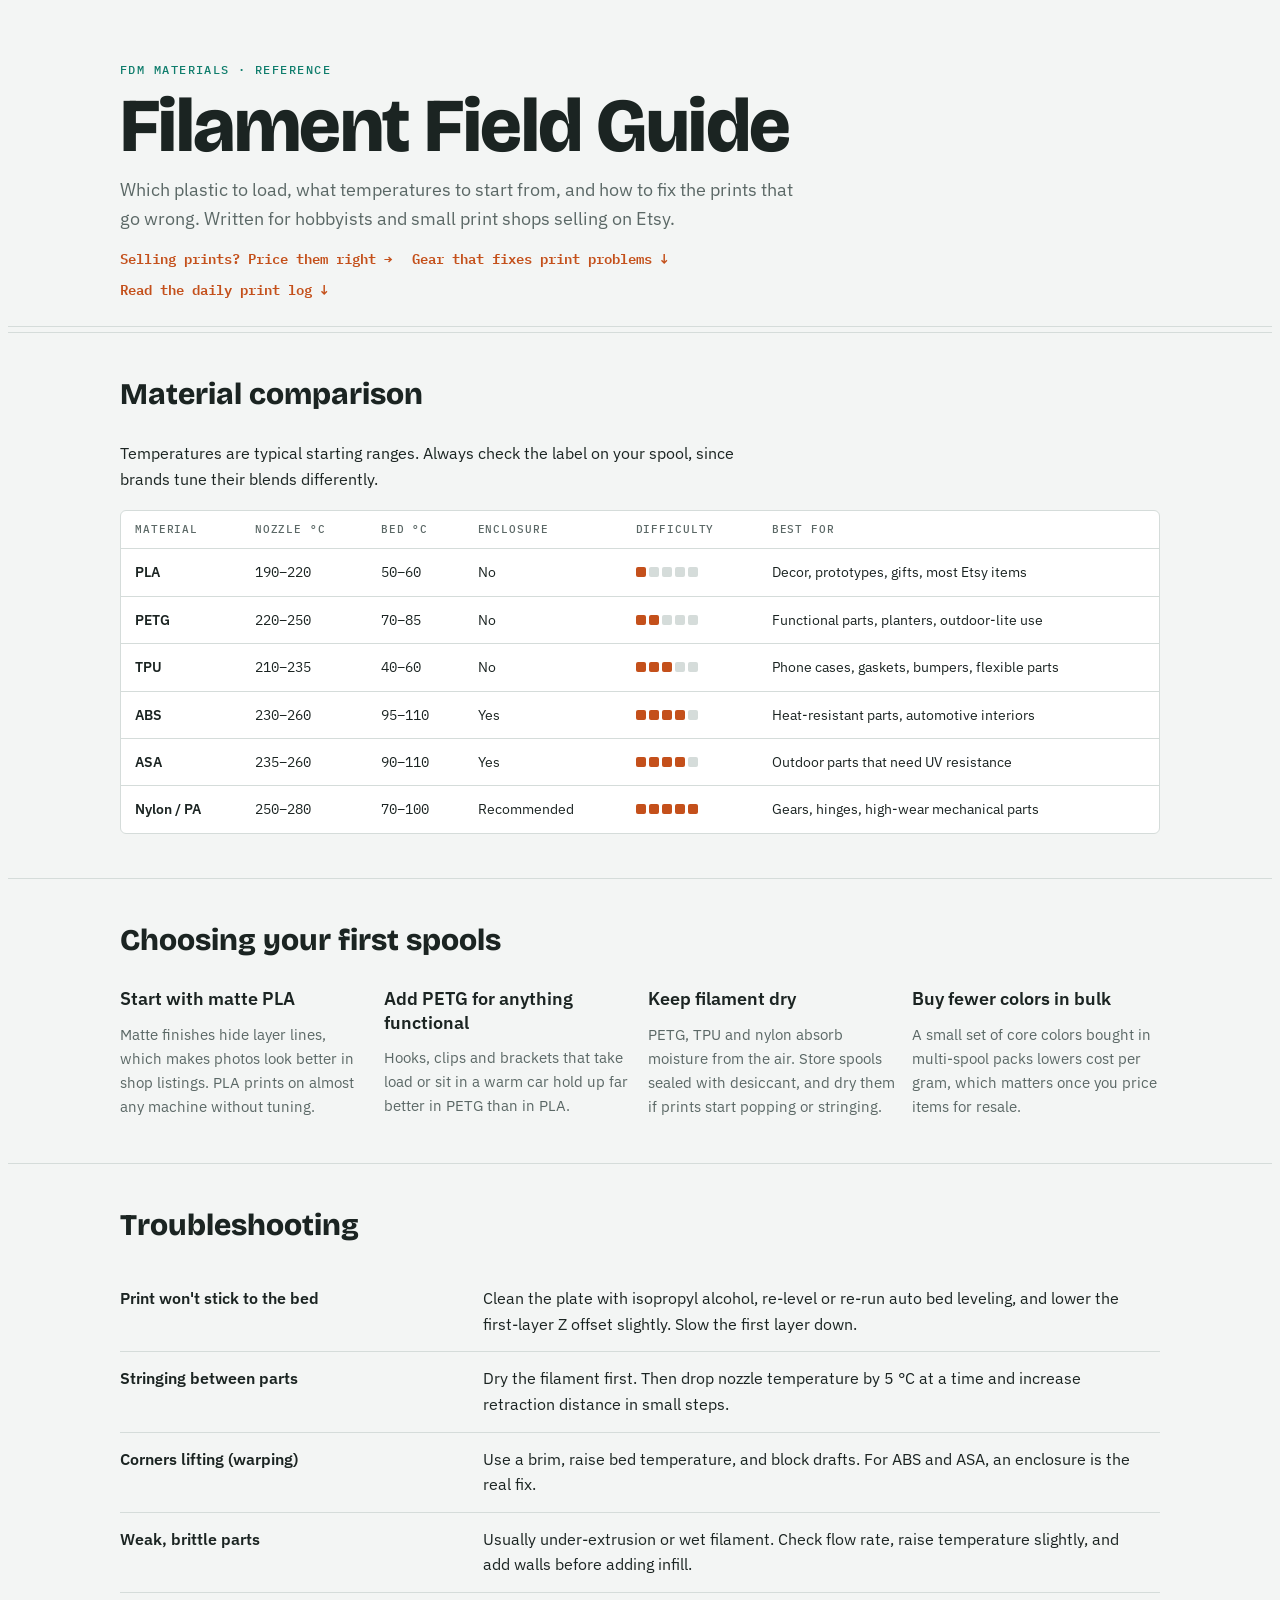
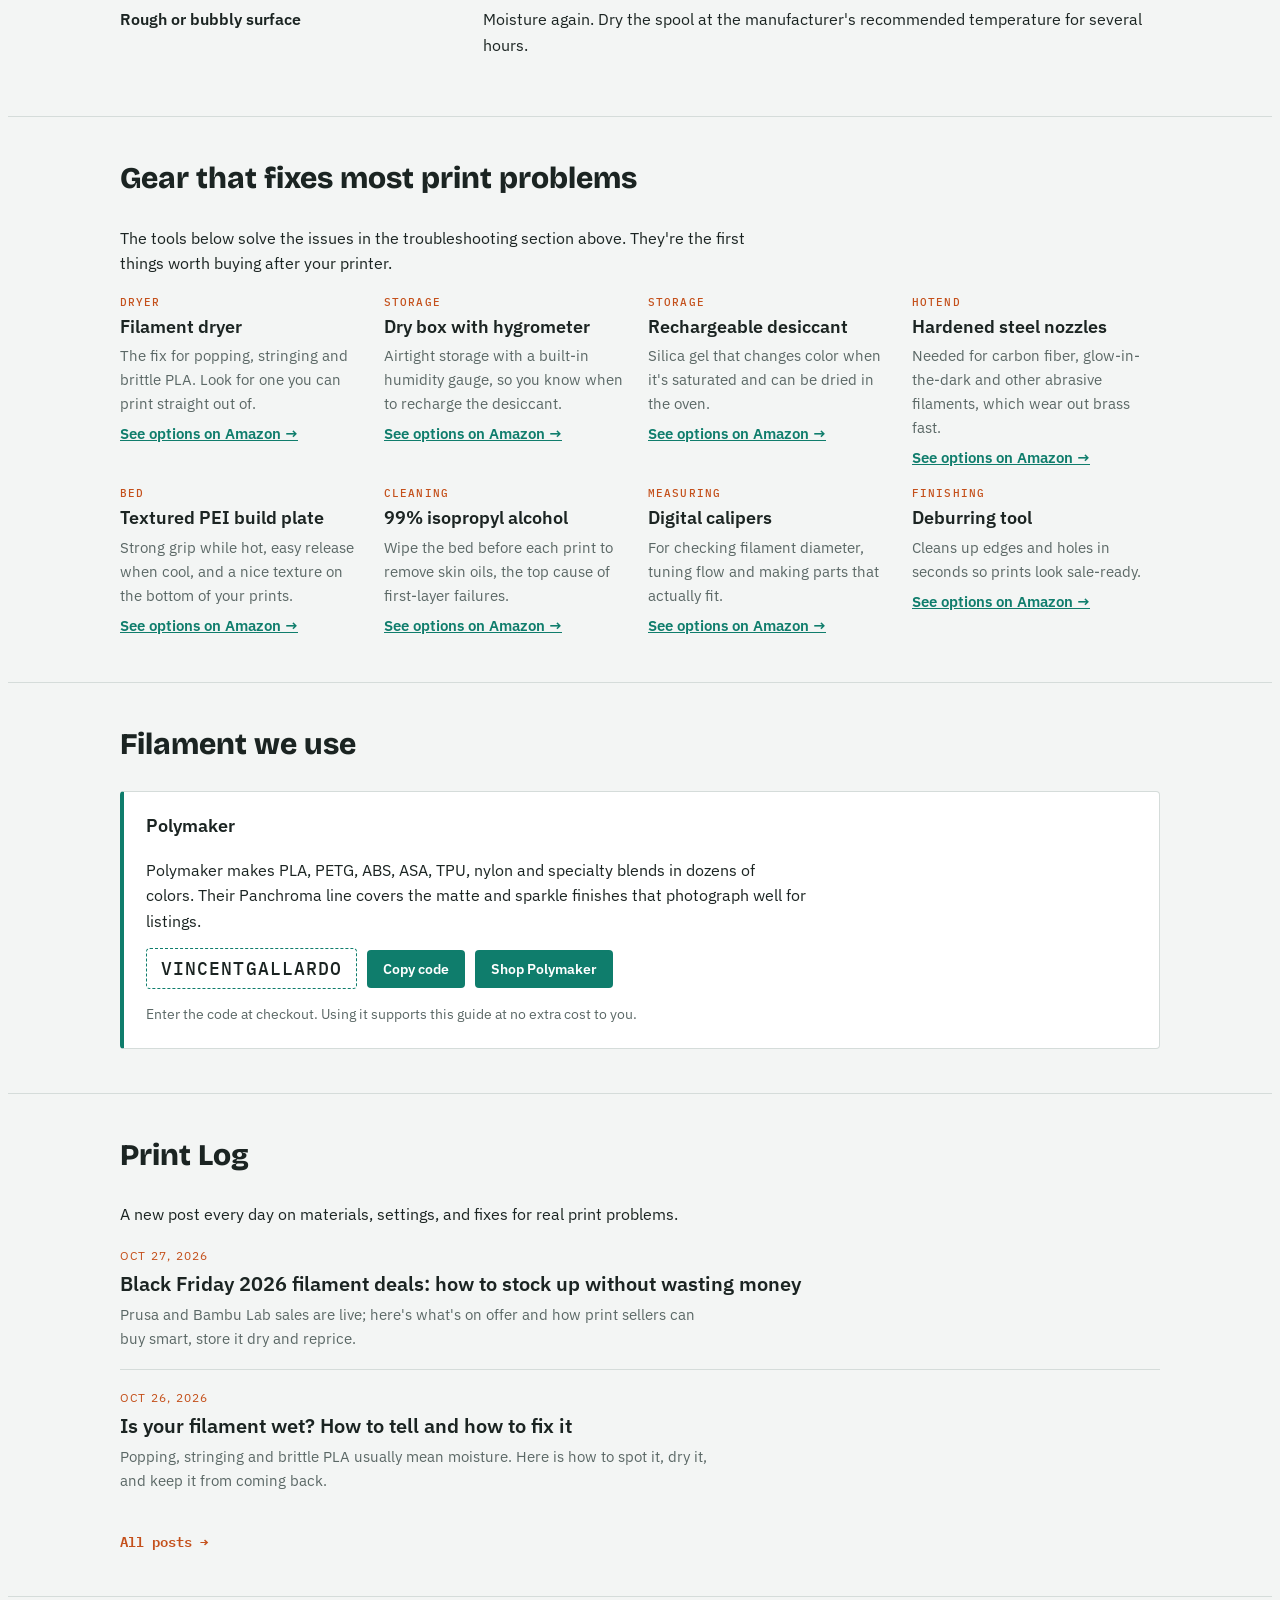
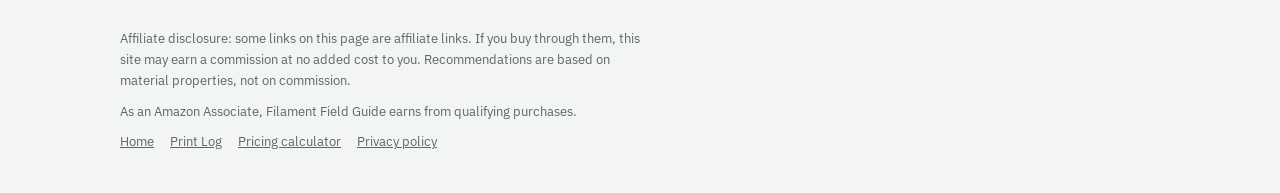
<file: index.html>
<!doctype html>
<html lang="en">
<head>
<meta charset="utf-8">
<meta name="viewport" content="width=device-width,initial-scale=1,viewport-fit=cover">
<title>Filament Field Guide</title>
<meta name="description" content="3D printing filament guide: print temperatures for PLA, PETG, TPU, ABS, ASA and nylon, troubleshooting, and a daily print log.">
<meta property="og:title" content="Filament Field Guide">
<meta property="og:description" content="Print temperatures for six filaments, fixes for failed prints, and a daily print log.">
<meta property="og:type" content="website">
<meta property="og:url" content="https://vtg0989-sudo.github.io/filament-field-guide/">
<meta property="og:image" content="https://vtg0989-sudo.github.io/filament-field-guide/og.png">
<meta name="twitter:card" content="summary_large_image">
<meta name="twitter:image" content="https://vtg0989-sudo.github.io/filament-field-guide/og.png">
<script async src="https://pagead2.googlesyndication.com/pagead/js/adsbygoogle.js?client=ca-pub-4798121032462529" crossorigin="anonymous"></script>
<link rel="stylesheet" href="https://fonts.googleapis.com/css2?family=Bricolage+Grotesque:opsz,wght@12..96,500;12..96,800&family=IBM+Plex+Sans:wght@400;600&family=IBM+Plex+Mono:wght@400;500&display=swap">
<link rel="stylesheet" href="style.css?v=3">
</head>
<body>
<header><div class="wrap">
  <span class="eyebrow">FDM materials · reference</span>
  <h1>Filament Field Guide</h1>
  <p class="lede">Which plastic to load, what temperatures to start from, and how to fix the prints that go wrong. Written for hobbyists and small print shops selling on Etsy.</p>
  <p style="display:flex;flex-wrap:wrap;gap:8px 20px;margin:0"><a class="jump" href="pricing-calculator/">Selling prints? Price them right →</a> <a class="jump" href="#gear">Gear that fixes print problems ↓</a> <a class="jump" href="#blog">Read the daily print log ↓</a></p>
</div></header>

<section><div class="wrap">
  <h2>Material comparison</h2>
  <p>Temperatures are typical starting ranges. Always check the label on your spool, since brands tune their blends differently.</p>
  <div class="table-scroll"><table>
    <thead><tr><th>Material</th><th>Nozzle °C</th><th>Bed °C</th><th>Enclosure</th><th>Difficulty</th><th>Best for</th></tr></thead>
    <tbody>
      <tr><td class="mat">PLA</td><td class="num">190–220</td><td class="num">50–60</td><td>No</td><td><span class="diff" aria-label="1 of 5"><i class="on"></i><i></i><i></i><i></i><i></i></span></td><td>Decor, prototypes, gifts, most Etsy items</td></tr>
      <tr><td class="mat">PETG</td><td class="num">220–250</td><td class="num">70–85</td><td>No</td><td><span class="diff" aria-label="2 of 5"><i class="on"></i><i class="on"></i><i></i><i></i><i></i></span></td><td>Functional parts, planters, outdoor-lite use</td></tr>
      <tr><td class="mat">TPU</td><td class="num">210–235</td><td class="num">40–60</td><td>No</td><td><span class="diff" aria-label="3 of 5"><i class="on"></i><i class="on"></i><i class="on"></i><i></i><i></i></span></td><td>Phone cases, gaskets, bumpers, flexible parts</td></tr>
      <tr><td class="mat">ABS</td><td class="num">230–260</td><td class="num">95–110</td><td>Yes</td><td><span class="diff" aria-label="4 of 5"><i class="on"></i><i class="on"></i><i class="on"></i><i class="on"></i><i></i></span></td><td>Heat-resistant parts, automotive interiors</td></tr>
      <tr><td class="mat">ASA</td><td class="num">235–260</td><td class="num">90–110</td><td>Yes</td><td><span class="diff" aria-label="4 of 5"><i class="on"></i><i class="on"></i><i class="on"></i><i class="on"></i><i></i></span></td><td>Outdoor parts that need UV resistance</td></tr>
      <tr><td class="mat">Nylon / PA</td><td class="num">250–280</td><td class="num">70–100</td><td>Recommended</td><td><span class="diff" aria-label="5 of 5"><i class="on"></i><i class="on"></i><i class="on"></i><i class="on"></i><i class="on"></i></span></td><td>Gears, hinges, high-wear mechanical parts</td></tr>
    </tbody>
  </table></div>
</div></section>

<section><div class="wrap">
  <h2>Choosing your first spools</h2>
  <div class="grid">
    <div class="cell"><h3>Start with matte PLA</h3><p>Matte finishes hide layer lines, which makes photos look better in shop listings. PLA prints on almost any machine without tuning.</p></div>
    <div class="cell"><h3>Add PETG for anything functional</h3><p>Hooks, clips and brackets that take load or sit in a warm car hold up far better in PETG than in PLA.</p></div>
    <div class="cell"><h3>Keep filament dry</h3><p>PETG, TPU and nylon absorb moisture from the air. Store spools sealed with desiccant, and dry them if prints start popping or stringing.</p></div>
    <div class="cell"><h3>Buy fewer colors in bulk</h3><p>A small set of core colors bought in multi-spool packs lowers cost per gram, which matters once you price items for resale.</p></div>
  </div>
</div></section>

<section><div class="wrap">
  <h2>Troubleshooting</h2>
  <div>
    <div class="fix"><b>Print won't stick to the bed</b><p>Clean the plate with isopropyl alcohol, re-level or re-run auto bed leveling, and lower the first-layer Z offset slightly. Slow the first layer down.</p></div>
    <div class="fix"><b>Stringing between parts</b><p>Dry the filament first. Then drop nozzle temperature by 5 °C at a time and increase retraction distance in small steps.</p></div>
    <div class="fix"><b>Corners lifting (warping)</b><p>Use a brim, raise bed temperature, and block drafts. For ABS and ASA, an enclosure is the real fix.</p></div>
    <div class="fix"><b>Weak, brittle parts</b><p>Usually under-extrusion or wet filament. Check flow rate, raise temperature slightly, and add walls before adding infill.</p></div>
    <div class="fix"><b>Rough or bubbly surface</b><p>Moisture again. Dry the spool at the manufacturer's recommended temperature for several hours.</p></div>
  </div>
</div></section>

<section id="gear"><div class="wrap">
  <h2>Gear that fixes most print problems</h2>
  <p>The tools below solve the issues in the troubleshooting section above. They're the first things worth buying after your printer.</p>
  <div class="grid">
<div class="cell gear"><span class="g-tag">Dryer</span><h3>Filament dryer</h3><p>The fix for popping, stringing and brittle PLA. Look for one you can print straight out of.</p><a href="https://www.amazon.com/s?k=filament+dryer+for+3d+printing&amp;tag=tangostech-20" target="_blank" rel="sponsored noopener">See options on Amazon →</a></div><div class="cell gear"><span class="g-tag">Storage</span><h3>Dry box with hygrometer</h3><p>Airtight storage with a built-in humidity gauge, so you know when to recharge the desiccant.</p><a href="https://www.amazon.com/s?k=filament+dry+box+hygrometer&amp;tag=tangostech-20" target="_blank" rel="sponsored noopener">See options on Amazon →</a></div><div class="cell gear"><span class="g-tag">Storage</span><h3>Rechargeable desiccant</h3><p>Silica gel that changes color when it&#x27;s saturated and can be dried in the oven.</p><a href="https://www.amazon.com/s?k=rechargeable+silica+gel+desiccant&amp;tag=tangostech-20" target="_blank" rel="sponsored noopener">See options on Amazon →</a></div><div class="cell gear"><span class="g-tag">Hotend</span><h3>Hardened steel nozzles</h3><p>Needed for carbon fiber, glow-in-the-dark and other abrasive filaments, which wear out brass fast.</p><a href="https://www.amazon.com/s?k=hardened+steel+nozzle+0.4mm&amp;tag=tangostech-20" target="_blank" rel="sponsored noopener">See options on Amazon →</a></div><div class="cell gear"><span class="g-tag">Bed</span><h3>Textured PEI build plate</h3><p>Strong grip while hot, easy release when cool, and a nice texture on the bottom of your prints.</p><a href="https://www.amazon.com/s?k=textured+PEI+build+plate&amp;tag=tangostech-20" target="_blank" rel="sponsored noopener">See options on Amazon →</a></div><div class="cell gear"><span class="g-tag">Cleaning</span><h3>99% isopropyl alcohol</h3><p>Wipe the bed before each print to remove skin oils, the top cause of first-layer failures.</p><a href="https://www.amazon.com/s?k=99+isopropyl+alcohol&amp;tag=tangostech-20" target="_blank" rel="sponsored noopener">See options on Amazon →</a></div><div class="cell gear"><span class="g-tag">Measuring</span><h3>Digital calipers</h3><p>For checking filament diameter, tuning flow and making parts that actually fit.</p><a href="https://www.amazon.com/s?k=digital+calipers&amp;tag=tangostech-20" target="_blank" rel="sponsored noopener">See options on Amazon →</a></div><div class="cell gear"><span class="g-tag">Finishing</span><h3>Deburring tool</h3><p>Cleans up edges and holes in seconds so prints look sale-ready.</p><a href="https://www.amazon.com/s?k=deburring+tool&amp;tag=tangostech-20" target="_blank" rel="sponsored noopener">See options on Amazon →</a></div>
  </div>
</div></section>

<section><div class="wrap">
  <h2>Filament we use</h2>
  <div class="partner">
    <h3>Polymaker</h3>
    <p>Polymaker makes PLA, PETG, ABS, ASA, TPU, nylon and specialty blends in dozens of colors. Their Panchroma line covers the matte and sparkle finishes that photograph well for listings.</p>
    <div class="code">
      <output id="code">VINCENTGALLARDO</output>
      <button type="button" id="copy">Copy code</button>
      <a class="btn" href="https://shop.polymaker.com/" target="_blank" rel="sponsored noopener">Shop Polymaker</a>
    </div>
    <p style="color:var(--muted);font-size:14px">Enter the code at checkout. Using it supports this guide at no extra cost to you.</p>
  </div>
</div></section>

<section id="blog"><div class="wrap">
  <h2>Print Log</h2>
  <p>A new post every day on materials, settings, and fixes for real print problems.</p>
  <div class="post-list">
<!-- POSTS:START -->
<article class="post-item"><time datetime="2026-10-27">Oct 27, 2026</time><h3><a href="blog/2026-10-27-black-friday-filament-guide-2026.html">Black Friday 2026 filament deals: how to stock up without wasting money</a></h3><p>Prusa and Bambu Lab sales are live; here&#x27;s what&#x27;s on offer and how print sellers can buy smart, store it dry and reprice.</p></article>
<article class="post-item"><time datetime="2026-10-26">Oct 26, 2026</time><h3><a href="blog/2026-10-26-wet-filament.html">Is your filament wet? How to tell and how to fix it</a></h3><p>Popping, stringing and brittle PLA usually mean moisture. Here is how to spot it, dry it, and keep it from coming back.</p></article>
<!-- POSTS:END -->
  </div>
  <a class="jump" href="blog/">All posts →</a>
</div></section>

<footer><div class="wrap site-foot"><p>Affiliate disclosure: some links on this page are affiliate links. If you buy through them, this site may earn a commission at no added cost to you. Recommendations are based on material properties, not on commission.</p><p>As an Amazon Associate, Filament Field Guide earns from qualifying purchases.</p><nav><a href="">Home</a><a href="blog/">Print Log</a><a href="pricing-calculator/">Pricing calculator</a><a href="privacy.html">Privacy policy</a></nav></div></footer>

<script>
document.getElementById('copy').addEventListener('click',function(){
  var b=this,t=document.getElementById('code').textContent;
  function done(){b.textContent='Copied';setTimeout(function(){b.textContent='Copy code'},1600)}
  function sel(){var r=document.createRange();r.selectNodeContents(document.getElementById('code'));var s=getSelection();s.removeAllRanges();s.addRange(r);b.textContent='Press Ctrl+C'}
  try{navigator.clipboard.writeText(t).then(done,sel)}catch(e){sel()}
});
</script>
</body>
</html>
</file>
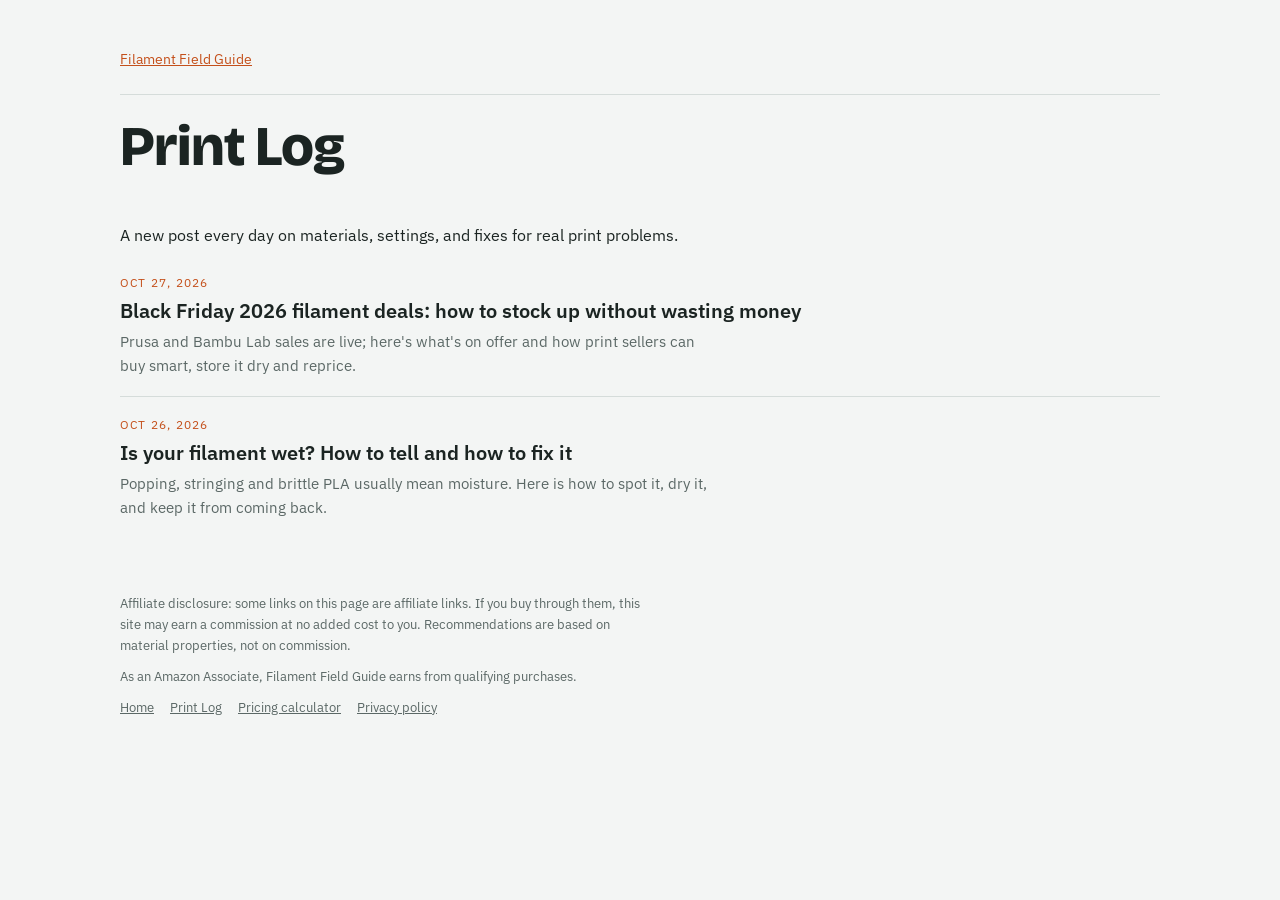
<file: blog/index.html>
<!doctype html>
<html lang="en">
<head>
<meta charset="utf-8">
<meta name="viewport" content="width=device-width,initial-scale=1,viewport-fit=cover">
<title>Print Log | Filament Field Guide</title>
<meta name="description" content="3D printing filament guide: print temperatures for PLA, PETG, TPU, ABS, ASA and nylon, troubleshooting, and a daily print log.">
<script async src="https://pagead2.googlesyndication.com/pagead/js/adsbygoogle.js?client=ca-pub-4798121032462529" crossorigin="anonymous"></script>
<link rel="stylesheet" href="https://fonts.googleapis.com/css2?family=Bricolage+Grotesque:opsz,wght@12..96,500;12..96,800&family=IBM+Plex+Sans:wght@400;600&family=IBM+Plex+Mono:wght@400;500&display=swap">
<link rel="stylesheet" href="../style.css?v=3">
</head>
<body>
<div class="wrap post-page"><nav class="crumbs"><a href="../">Filament Field Guide</a></nav>
<h1 class="post" style="font-family:var(--display);font-size:clamp(36px,6vw,56px);margin:0">Print Log</h1>
<p>A new post every day on materials, settings, and fixes for real print problems.</p>
<div class="post-list">
<!-- POSTS:START -->
<article class="post-item"><time datetime="2026-10-27">Oct 27, 2026</time><h3><a href="2026-10-27-black-friday-filament-guide-2026.html">Black Friday 2026 filament deals: how to stock up without wasting money</a></h3><p>Prusa and Bambu Lab sales are live; here&#x27;s what&#x27;s on offer and how print sellers can buy smart, store it dry and reprice.</p></article>
<article class="post-item"><time datetime="2026-10-26">Oct 26, 2026</time><h3><a href="2026-10-26-wet-filament.html">Is your filament wet? How to tell and how to fix it</a></h3><p>Popping, stringing and brittle PLA usually mean moisture. Here is how to spot it, dry it, and keep it from coming back.</p></article>
<!-- POSTS:END -->
</div></div>
<footer><div class="wrap site-foot"><p>Affiliate disclosure: some links on this page are affiliate links. If you buy through them, this site may earn a commission at no added cost to you. Recommendations are based on material properties, not on commission.</p><p>As an Amazon Associate, Filament Field Guide earns from qualifying purchases.</p><nav><a href="../">Home</a><a href="../blog/">Print Log</a><a href="../pricing-calculator/">Pricing calculator</a><a href="../privacy.html">Privacy policy</a></nav></div></footer>
</body>
</html>
</file>
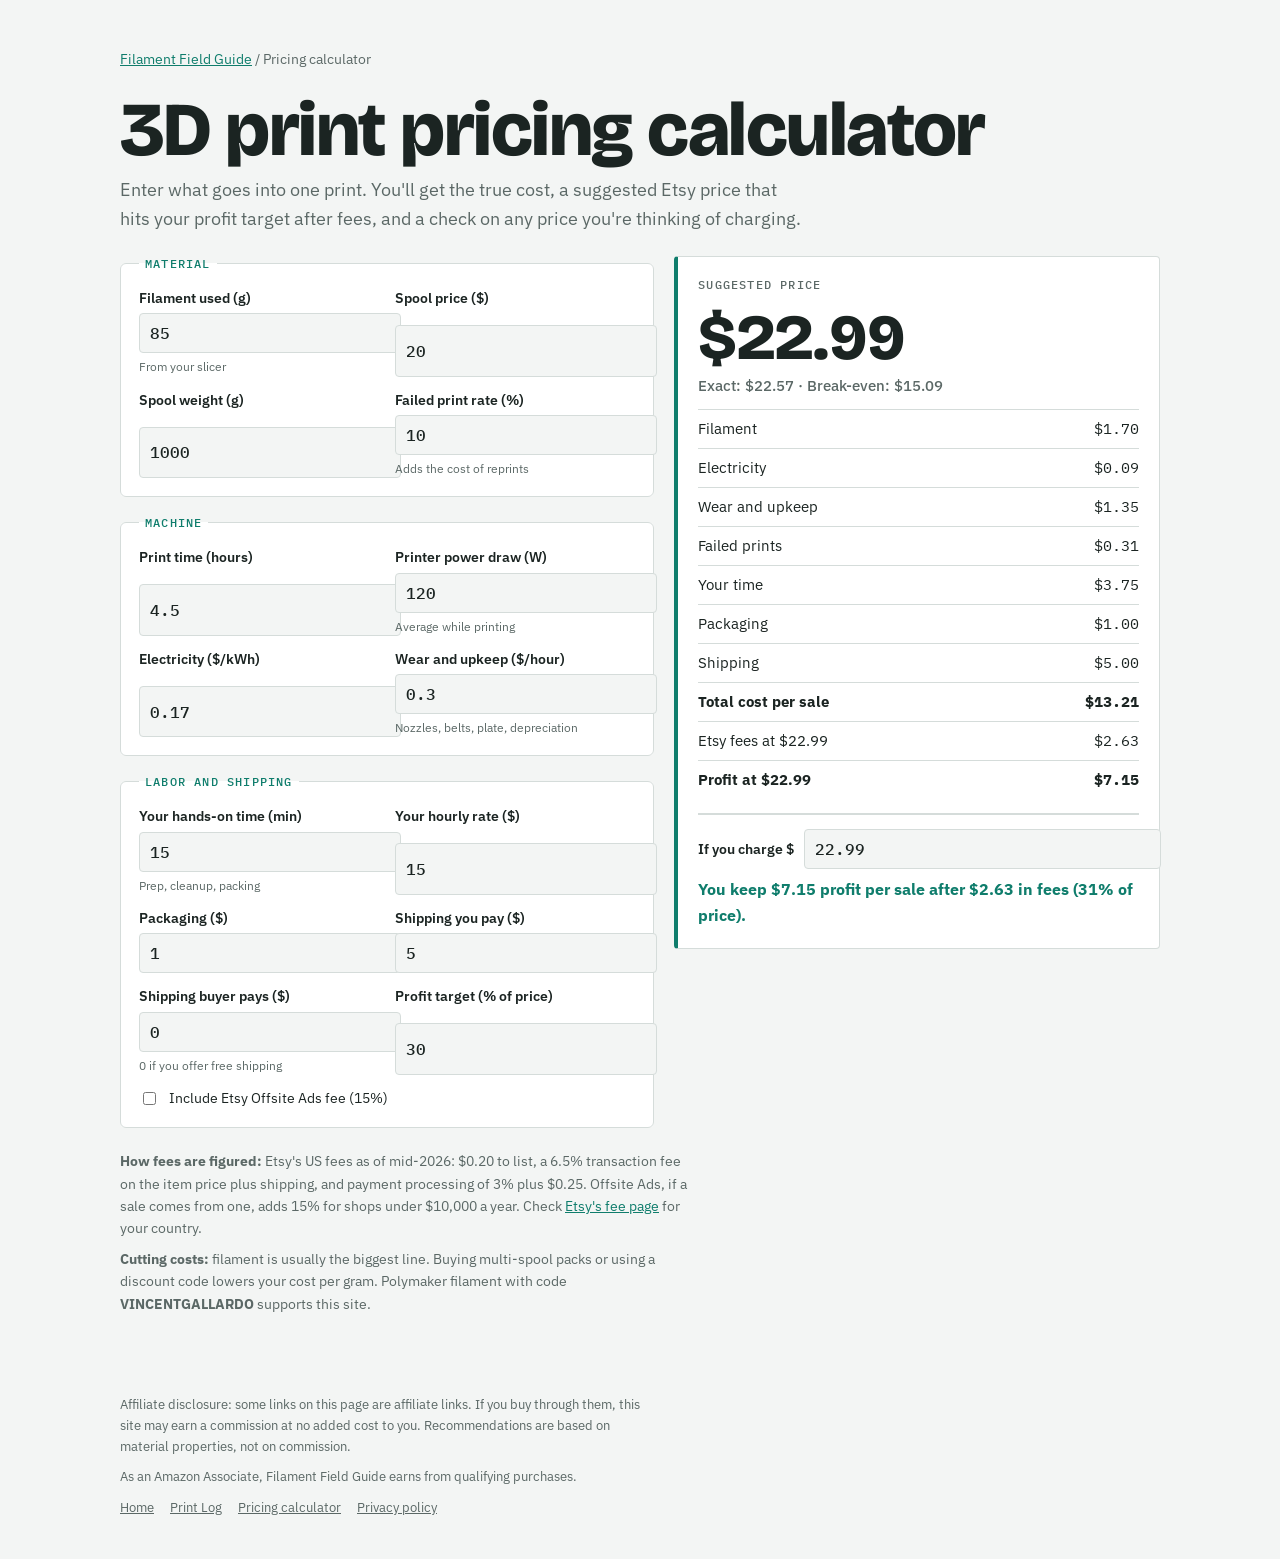
<file: pricing-calculator/index.html>
<!doctype html>
<html lang="en">
<head>
<meta charset="utf-8">
<meta name="viewport" content="width=device-width,initial-scale=1,viewport-fit=cover">
<title>3D Print Pricing Calculator | Filament Field Guide</title>
<meta name="description" content="Work out what a 3D print really costs, filament, electricity, printer wear, failed prints, labor and Etsy fees, and get a suggested selling price.">
<meta property="og:title" content="3D Print Pricing Calculator">
<meta property="og:description" content="What does that print really cost, and what should you charge on Etsy? Filament, power, wear, failures, labor and fees in one place.">
<meta property="og:type" content="website">
<meta property="og:image" content="https://vtg0989-sudo.github.io/filament-field-guide/og.png">
<meta name="twitter:card" content="summary_large_image">
<meta name="twitter:image" content="https://vtg0989-sudo.github.io/filament-field-guide/og.png">
<script async src="https://pagead2.googlesyndication.com/pagead/js/adsbygoogle.js?client=ca-pub-4798121032462529" crossorigin="anonymous"></script>
<link rel="stylesheet" href="https://fonts.googleapis.com/css2?family=Bricolage+Grotesque:opsz,wght@12..96,500;12..96,800&family=IBM+Plex+Sans:wght@400;600&family=IBM+Plex+Mono:wght@400;500&display=swap">
<link rel="stylesheet" href="../style.css?v=3">
<style>
.pc{padding-block:40px 48px}
.pc .wrap{display:grid;gap:22px}
.crumbs{font-size:14px;color:var(--muted)} .crumbs a{color:var(--accent)}
.pc h1{margin:0}
.pc .lede{margin:8px 0 0}
.calc{display:grid;grid-template-columns:minmax(0,1.1fr) minmax(0,1fr);gap:20px;align-items:start}
@media (max-width:820px){.calc{grid-template-columns:1fr}}
.inputs{display:grid;gap:18px}
fieldset{border:1px solid var(--line);background:var(--surface);border-radius:6px;padding:16px 18px 18px;margin:0;display:grid;grid-template-columns:repeat(2,minmax(0,1fr));gap:12px 16px}
@media (max-width:480px){fieldset{grid-template-columns:1fr}}
legend{font:500 12px var(--mono);letter-spacing:.1em;text-transform:uppercase;color:var(--accent);padding:0 6px}
.f{display:grid;gap:4px;min-width:0}
.f label{font-weight:600;font-size:14px}
.f input,.f select{font:500 16px var(--mono);color:var(--fg);background:var(--bg);border:1px solid var(--line);border-radius:4px;padding:9px 10px;width:100%;min-width:0}
.f input:focus-visible,.f select:focus-visible,.check input:focus-visible{outline:2px solid var(--hot);outline-offset:1px}
.f small{color:var(--muted);font-size:12px}
.check{grid-column:1/-1;display:flex;gap:10px;align-items:center;font-size:14px}
.out{position:sticky;top:16px;display:grid;gap:14px;background:var(--surface);border:1px solid var(--line);border-left:4px solid var(--accent);border-radius:4px;padding:20px}
.out .label{font:500 12px var(--mono);letter-spacing:.1em;text-transform:uppercase;color:var(--muted)}
.price{font:800 clamp(44px,7vw,64px)/1 var(--display);font-variant-numeric:tabular-nums;color:var(--fg)}
.price small{font:500 15px var(--body);color:var(--muted);display:block;margin-top:6px}
.rows{display:grid;font-size:15px}
.rows div{display:flex;justify-content:space-between;gap:12px;padding-block:7px;border-top:1px solid var(--line)}
.rows div span:last-child{font-family:var(--mono);font-variant-numeric:tabular-nums}
.rows .total{font-weight:700}
.test{display:grid;gap:8px;border-top:2px solid var(--line);padding-top:14px}
.test .f{grid-template-columns:auto 1fr;align-items:center;gap:10px}
.verdict{font-weight:700;margin:0}
.verdict.good{color:var(--accent)} .verdict.bad{color:var(--hot)}
.err{color:var(--hot);font-weight:600;margin:0}
.notes{color:var(--muted);font-size:14px;max-width:72ch;display:grid;gap:8px}
.notes p{margin:0;max-width:none}
</style>
</head>
<body>
<main class="pc"><div class="wrap">
  <nav class="crumbs"><a href="../">Filament Field Guide</a> / Pricing calculator</nav>
  <div><h1>3D print pricing calculator</h1>
  <p class="lede">Enter what goes into one print. You'll get the true cost, a suggested Etsy price that hits your profit target after fees, and a check on any price you're thinking of charging.</p></div>
  <form class="calc" id="form" autocomplete="off">
    <div class="inputs">
      <fieldset><legend>Material</legend>
        <div class="f"><label for="grams">Filament used (g)</label><input id="grams" type="number" inputmode="decimal" min="0" step="1" value="85"><small>From your slicer</small></div>
        <div class="f"><label for="spoolPrice">Spool price ($)</label><input id="spoolPrice" type="number" inputmode="decimal" min="0" step="any" value="20"></div>
        <div class="f"><label for="spoolGrams">Spool weight (g)</label><input id="spoolGrams" type="number" inputmode="decimal" min="0" step="1" value="1000"></div>
        <div class="f"><label for="fail">Failed print rate (%)</label><input id="fail" type="number" inputmode="decimal" min="0" step="1" value="10"><small>Adds the cost of reprints</small></div>
      </fieldset>
      <fieldset><legend>Machine</legend>
        <div class="f"><label for="hours">Print time (hours)</label><input id="hours" type="number" inputmode="decimal" min="0" step="0.1" value="4.5"></div>
        <div class="f"><label for="watts">Printer power draw (W)</label><input id="watts" type="number" inputmode="decimal" min="0" step="1" value="120"><small>Average while printing</small></div>
        <div class="f"><label for="kwh">Electricity ($/kWh)</label><input id="kwh" type="number" inputmode="decimal" min="0" step="0.01" value="0.17"></div>
        <div class="f"><label for="wear">Wear and upkeep ($/hour)</label><input id="wear" type="number" inputmode="decimal" min="0" step="0.05" value="0.3"><small>Nozzles, belts, plate, depreciation</small></div>
      </fieldset>
      <fieldset><legend>Labor and shipping</legend>
        <div class="f"><label for="minutes">Your hands-on time (min)</label><input id="minutes" type="number" inputmode="decimal" min="0" step="1" value="15"><small>Prep, cleanup, packing</small></div>
        <div class="f"><label for="rate">Your hourly rate ($)</label><input id="rate" type="number" inputmode="decimal" min="0" step="any" value="15"></div>
        <div class="f"><label for="pack">Packaging ($)</label><input id="pack" type="number" inputmode="decimal" min="0" step="any" value="1"></div>
        <div class="f"><label for="shipCost">Shipping you pay ($)</label><input id="shipCost" type="number" inputmode="decimal" min="0" step="any" value="5"></div>
        <div class="f"><label for="shipCharge">Shipping buyer pays ($)</label><input id="shipCharge" type="number" inputmode="decimal" min="0" step="any" value="0"><small>0 if you offer free shipping</small></div>
        <div class="f"><label for="margin">Profit target (% of price)</label><input id="margin" type="number" inputmode="decimal" min="0" step="1" value="30"></div>
        <label class="check"><input type="checkbox" id="offsite"> Include Etsy Offsite Ads fee (15%)</label>
      </fieldset>
    </div>
    <aside class="out" aria-live="polite">
      <span class="label">Suggested price</span>
      <div class="price" id="price">$0<small id="price-sub"></small></div>
      <p class="err" id="err" hidden></p>
      <div class="rows" id="rows"></div>
      <div class="test">
        <div class="f"><label for="test">If you charge $</label><input id="test" type="number" min="0" step="any" inputmode="decimal"></div>
        <p class="verdict" id="verdict"></p>
      </div>
    </aside>
  </form>
  <div class="notes">
    <p><strong>How fees are figured:</strong> Etsy's US fees as of mid-2026: $0.20 to list, a 6.5% transaction fee on the item price plus shipping, and payment processing of 3% plus $0.25. Offsite Ads, if a sale comes from one, adds 15% for shops under $10,000 a year. Check <a href="https://www.etsy.com/legal/fees/" target="_blank" rel="noopener">Etsy's fee page</a> for your country.</p>
    <p><strong>Cutting costs:</strong> filament is usually the biggest line. Buying multi-spool packs or using a discount code lowers your cost per gram. Polymaker filament with code <strong>VINCENTGALLARDO</strong> supports this site.</p>
  </div>
</div></main>
<script>
(function () {
  var ids = ['grams','spoolPrice','spoolGrams','fail','hours','watts','kwh','wear','minutes','rate','pack','shipCost','shipCharge','margin'];
  var $ = function (i) { return document.getElementById(i); };
  var v = function (i) { var n = parseFloat($(i).value); return isFinite(n) && n >= 0 ? n : 0; };
  var money = function (n) { return (n < 0 ? '\u2212$' : '$') + Math.abs(n).toFixed(2); };
  var touchedTest = false;
  function feesFor(p, ship, f) { return 0.20 + 0.25 + (p + ship) * f; }
  function calc() {
    var f = 0.065 + 0.03 + ($('offsite').checked ? 0.15 : 0);
    var material = v('spoolGrams') ? v('grams') / v('spoolGrams') * v('spoolPrice') : 0;
    var power = v('watts') / 1000 * v('hours') * v('kwh');
    var wear = v('hours') * v('wear');
    var failAdd = (material + power + wear) * v('fail') / 100;
    var labor = v('minutes') / 60 * v('rate');
    var cost = material + power + wear + failAdd + labor + v('pack') + v('shipCost');
    var S = v('shipCharge'), m = v('margin') / 100;
    var denom = 1 - f - m;
    var rows = [['Filament', material], ['Electricity', power], ['Wear and upkeep', wear], ['Failed prints', failAdd], ['Your time', labor], ['Packaging', v('pack')], ['Shipping', v('shipCost')]];
    var html = rows.map(function (r) { return '<div><span>' + r[0] + '</span><span>' + money(r[1]) + '</span></div>'; }).join('');
    html += '<div class="total"><span>Total cost per sale</span><span>' + money(cost) + '</span></div>';
    if (denom <= 0) {
      $('err').hidden = false; $('err').textContent = 'That profit target is too high once Etsy fees are taken out. Try a target below ' + Math.floor((1 - f) * 100) + '%.';
      $('price').firstChild.nodeValue = '\u2014'; $('price-sub').textContent = ''; $('rows').innerHTML = html; return;
    }
    $('err').hidden = true;
    var P = Math.max(0, (cost + 0.45 - S * (1 - f)) / denom);
    var nice = Math.max(0.99, Math.ceil(P) - 0.01); if (nice < P) nice += 1;
    var breakeven = Math.max(0, (cost + 0.45 - S * (1 - f)) / (1 - f));
    $('price').firstChild.nodeValue = money(nice);
    $('price-sub').textContent = 'Exact: ' + money(P) + ' \u00b7 Break-even: ' + money(breakeven);
    var fees = feesFor(nice, S, f);
    html += '<div><span>Etsy fees at ' + money(nice) + '</span><span>' + money(fees) + '</span></div>';
    html += '<div class="total"><span>Profit at ' + money(nice) + '</span><span>' + money(nice + S - fees - cost) + '</span></div>';
    $('rows').innerHTML = html;
    if (!touchedTest) $('test').value = nice.toFixed(2);
    var t = v('test'), tf = feesFor(t, S, f), profit = t + S - tf - cost;
    var vEl = $('verdict');
    vEl.className = 'verdict ' + (profit > 0 ? 'good' : 'bad');
    vEl.textContent = (profit >= 0 ? 'You keep ' + money(profit) + ' profit' : 'You lose ' + money(-profit)) + ' per sale after ' + money(tf) + ' in fees' + (t > 0 ? ' (' + Math.round(profit / t * 100) + '% of price).' : '.');
  }
  ids.concat(['offsite']).forEach(function (i) { $(i).addEventListener('input', calc); $(i).addEventListener('change', calc); });
  $('test').addEventListener('input', function () { touchedTest = true; calc(); });
  $('form').addEventListener('submit', function (e) { e.preventDefault(); });
  calc();
})();
</script>
<footer><div class="wrap site-foot"><p>Affiliate disclosure: some links on this page are affiliate links. If you buy through them, this site may earn a commission at no added cost to you. Recommendations are based on material properties, not on commission.</p><p>As an Amazon Associate, Filament Field Guide earns from qualifying purchases.</p><nav><a href="../">Home</a><a href="../blog/">Print Log</a><a href="../pricing-calculator/">Pricing calculator</a><a href="../privacy.html">Privacy policy</a></nav></div></footer>
</body>
</html>
</file>
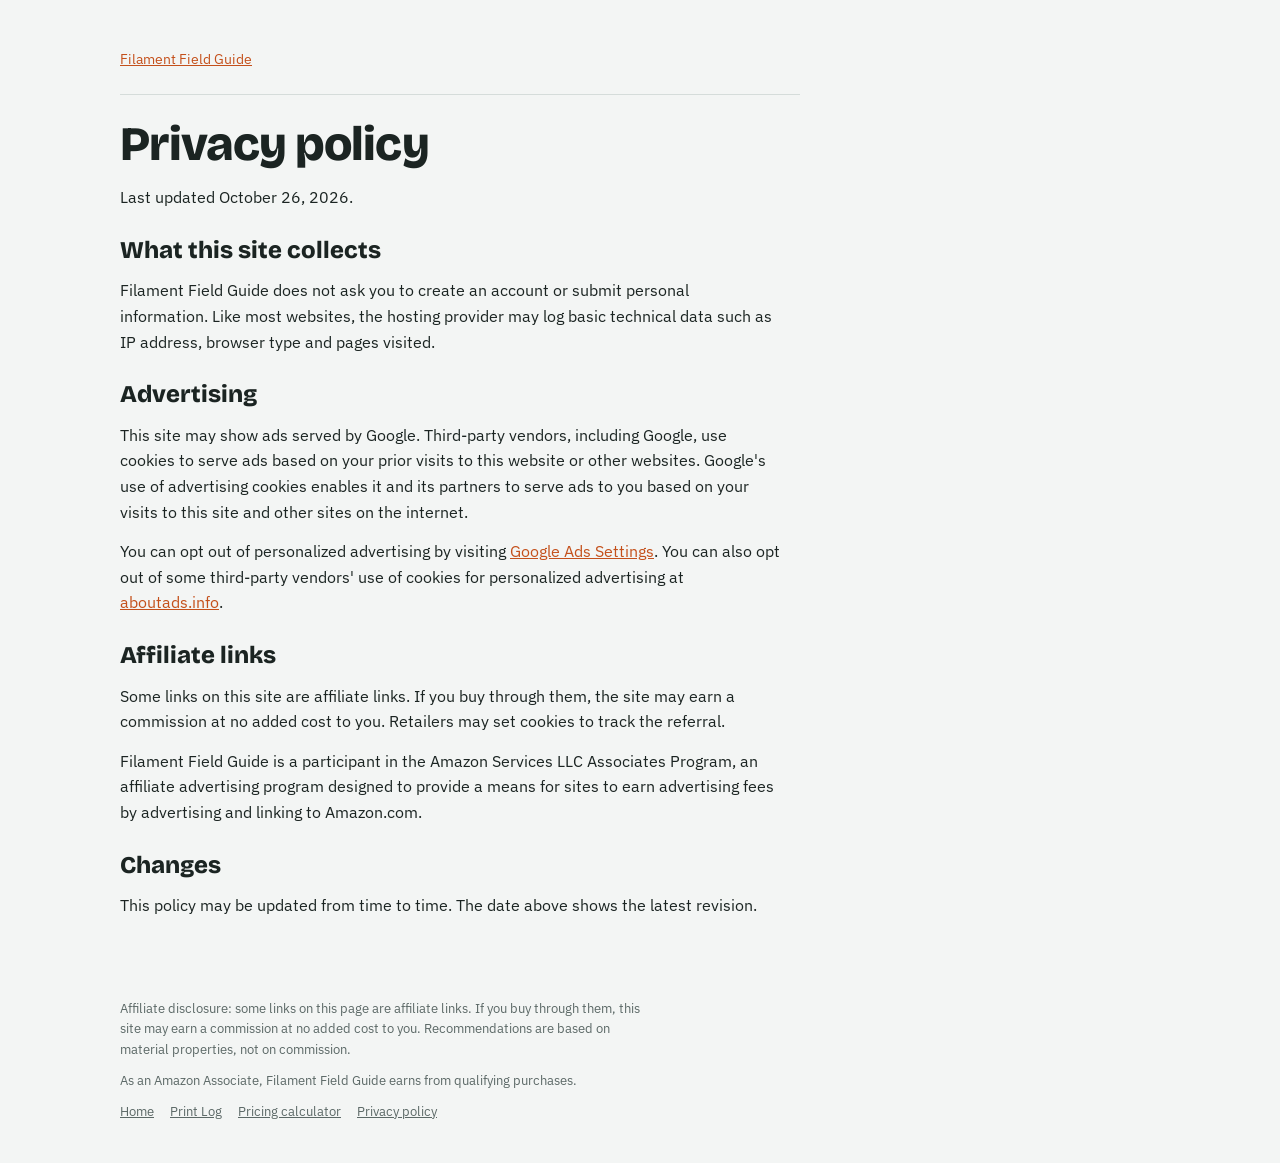
<file: privacy.html>
<!doctype html>
<html lang="en">
<head>
<meta charset="utf-8">
<meta name="viewport" content="width=device-width,initial-scale=1,viewport-fit=cover">
<title>Privacy Policy | Filament Field Guide</title>
<meta name="description" content="3D printing filament guide: print temperatures for PLA, PETG, TPU, ABS, ASA and nylon, troubleshooting, and a daily print log.">
<script async src="https://pagead2.googlesyndication.com/pagead/js/adsbygoogle.js?client=ca-pub-4798121032462529" crossorigin="anonymous"></script>
<link rel="stylesheet" href="https://fonts.googleapis.com/css2?family=Bricolage+Grotesque:opsz,wght@12..96,500;12..96,800&family=IBM+Plex+Sans:wght@400;600&family=IBM+Plex+Mono:wght@400;500&display=swap">
<link rel="stylesheet" href="style.css?v=3">
</head>
<body>
<div class="wrap post-page"><nav class="crumbs"><a href="./">Filament Field Guide</a></nav>
<article class="post"><h1>Privacy policy</h1>
<p>Last updated October 26, 2026.</p>
<h2>What this site collects</h2>
<p>Filament Field Guide does not ask you to create an account or submit personal information. Like most websites, the hosting provider may log basic technical data such as IP address, browser type and pages visited.</p>
<h2>Advertising</h2>
<p>This site may show ads served by Google. Third-party vendors, including Google, use cookies to serve ads based on your prior visits to this website or other websites. Google's use of advertising cookies enables it and its partners to serve ads to you based on your visits to this site and other sites on the internet.</p>
<p>You can opt out of personalized advertising by visiting <a href="https://adssettings.google.com/" rel="noopener">Google Ads Settings</a>. You can also opt out of some third-party vendors' use of cookies for personalized advertising at <a href="https://www.aboutads.info/" rel="noopener">aboutads.info</a>.</p>
<h2>Affiliate links</h2>
<p>Some links on this site are affiliate links. If you buy through them, the site may earn a commission at no added cost to you. Retailers may set cookies to track the referral.</p>
<p>Filament Field Guide is a participant in the Amazon Services LLC Associates Program, an affiliate advertising program designed to provide a means for sites to earn advertising fees by advertising and linking to Amazon.com.</p>
<h2>Changes</h2>
<p>This policy may be updated from time to time. The date above shows the latest revision.</p>
</article></div>
<footer><div class="wrap site-foot"><p>Affiliate disclosure: some links on this page are affiliate links. If you buy through them, this site may earn a commission at no added cost to you. Recommendations are based on material properties, not on commission.</p><p>As an Amazon Associate, Filament Field Guide earns from qualifying purchases.</p><nav><a href="">Home</a><a href="blog/">Print Log</a><a href="pricing-calculator/">Pricing calculator</a><a href="privacy.html">Privacy policy</a></nav></div></footer>
</body>
</html>
</file>
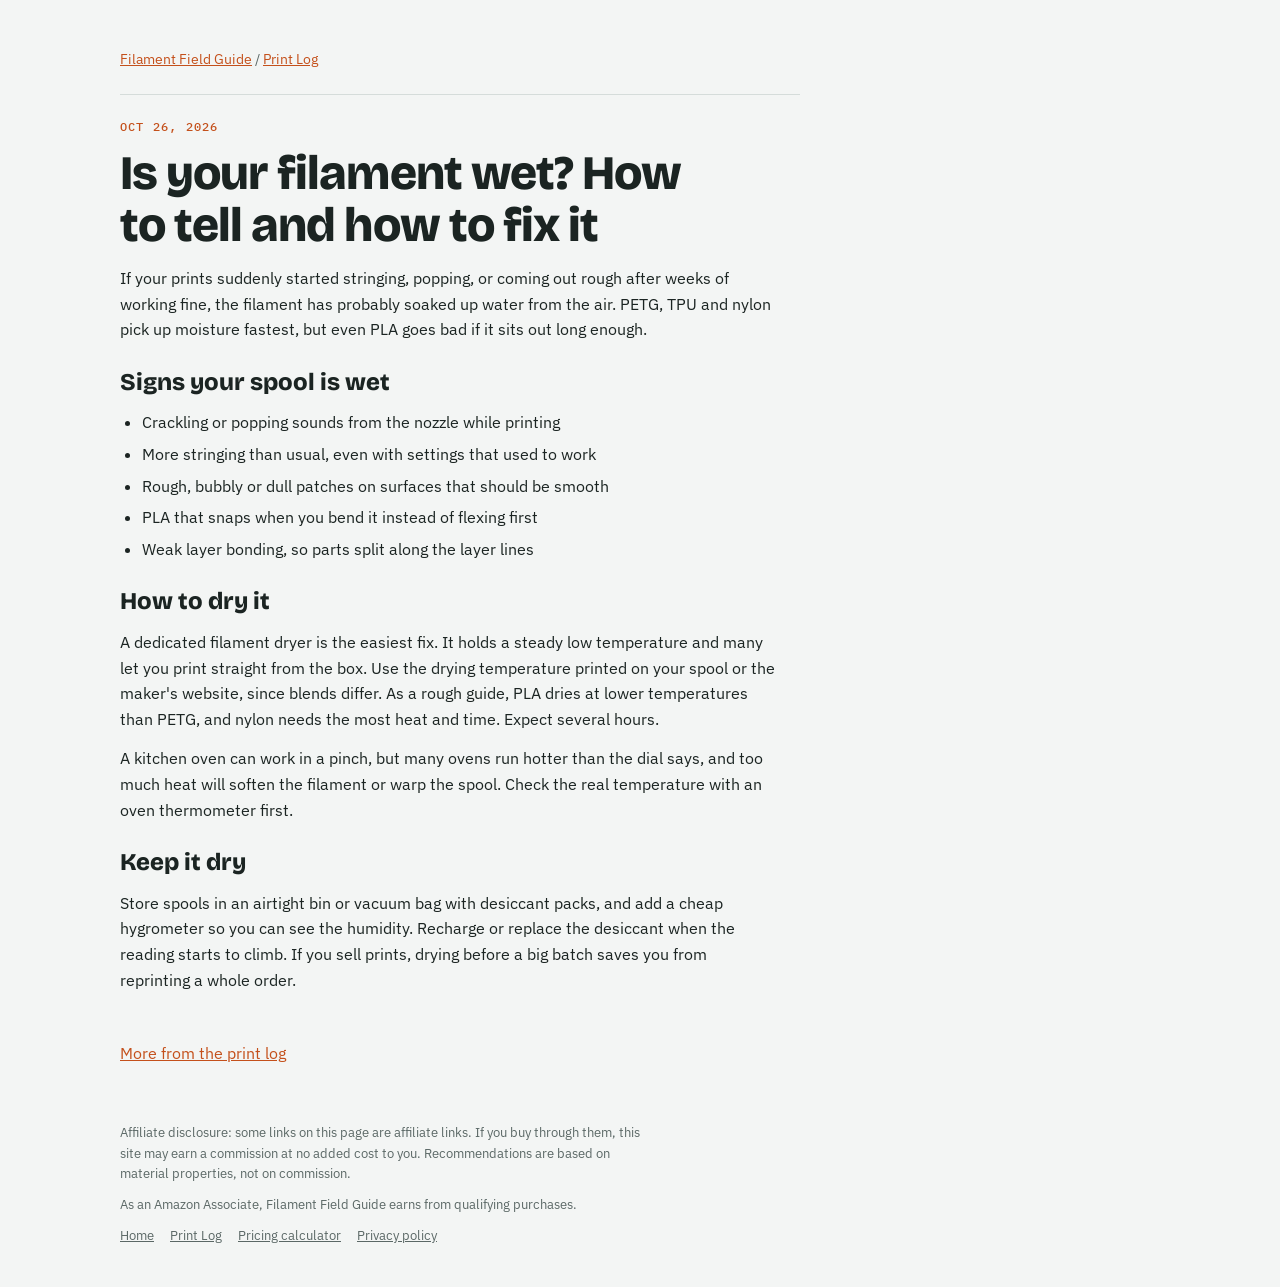
<file: blog/2026-10-26-wet-filament.html>
<!doctype html>
<html lang="en">
<head>
<meta charset="utf-8">
<meta name="viewport" content="width=device-width,initial-scale=1,viewport-fit=cover">
<title>Is your filament wet? How to tell and how to fix it | Filament Field Guide</title>
<meta name="description" content="Popping, stringing and brittle PLA usually mean moisture. Here is how to spot it, dry it, and keep it from coming back.">
<script async src="https://pagead2.googlesyndication.com/pagead/js/adsbygoogle.js?client=ca-pub-4798121032462529" crossorigin="anonymous"></script>
<link rel="stylesheet" href="https://fonts.googleapis.com/css2?family=Bricolage+Grotesque:opsz,wght@12..96,500;12..96,800&family=IBM+Plex+Sans:wght@400;600&family=IBM+Plex+Mono:wght@400;500&display=swap">
<link rel="stylesheet" href="../style.css?v=3">
</head>
<body>
<div class="wrap post-page"><nav class="crumbs"><a href="../">Filament Field Guide</a> / <a href="./">Print Log</a></nav>
<article class="post"><time datetime="2026-10-26">Oct 26, 2026</time><h1>Is your filament wet? How to tell and how to fix it</h1>
<p>If your prints suddenly started stringing, popping, or coming out rough after weeks of working fine, the filament has probably soaked up water from the air. PETG, TPU and nylon pick up moisture fastest, but even PLA goes bad if it sits out long enough.</p>
<h2>Signs your spool is wet</h2>
<ul>
<li>Crackling or popping sounds from the nozzle while printing</li>
<li>More stringing than usual, even with settings that used to work</li>
<li>Rough, bubbly or dull patches on surfaces that should be smooth</li>
<li>PLA that snaps when you bend it instead of flexing first</li>
<li>Weak layer bonding, so parts split along the layer lines</li>
</ul>
<h2>How to dry it</h2>
<p>A dedicated filament dryer is the easiest fix. It holds a steady low temperature and many let you print straight from the box. Use the drying temperature printed on your spool or the maker's website, since blends differ. As a rough guide, PLA dries at lower temperatures than PETG, and nylon needs the most heat and time. Expect several hours.</p>
<p>A kitchen oven can work in a pinch, but many ovens run hotter than the dial says, and too much heat will soften the filament or warp the spool. Check the real temperature with an oven thermometer first.</p>
<h2>Keep it dry</h2>
<p>Store spools in an airtight bin or vacuum bag with desiccant packs, and add a cheap hygrometer so you can see the humidity. Recharge or replace the desiccant when the reading starts to climb. If you sell prints, drying before a big batch saves you from reprinting a whole order.</p>
</article>
<p class="back"><a href="./">More from the print log</a></p></div>
<footer><div class="wrap site-foot"><p>Affiliate disclosure: some links on this page are affiliate links. If you buy through them, this site may earn a commission at no added cost to you. Recommendations are based on material properties, not on commission.</p><p>As an Amazon Associate, Filament Field Guide earns from qualifying purchases.</p><nav><a href="../">Home</a><a href="../blog/">Print Log</a><a href="../pricing-calculator/">Pricing calculator</a><a href="../privacy.html">Privacy policy</a></nav></div></footer>
</body>
</html>
</file>
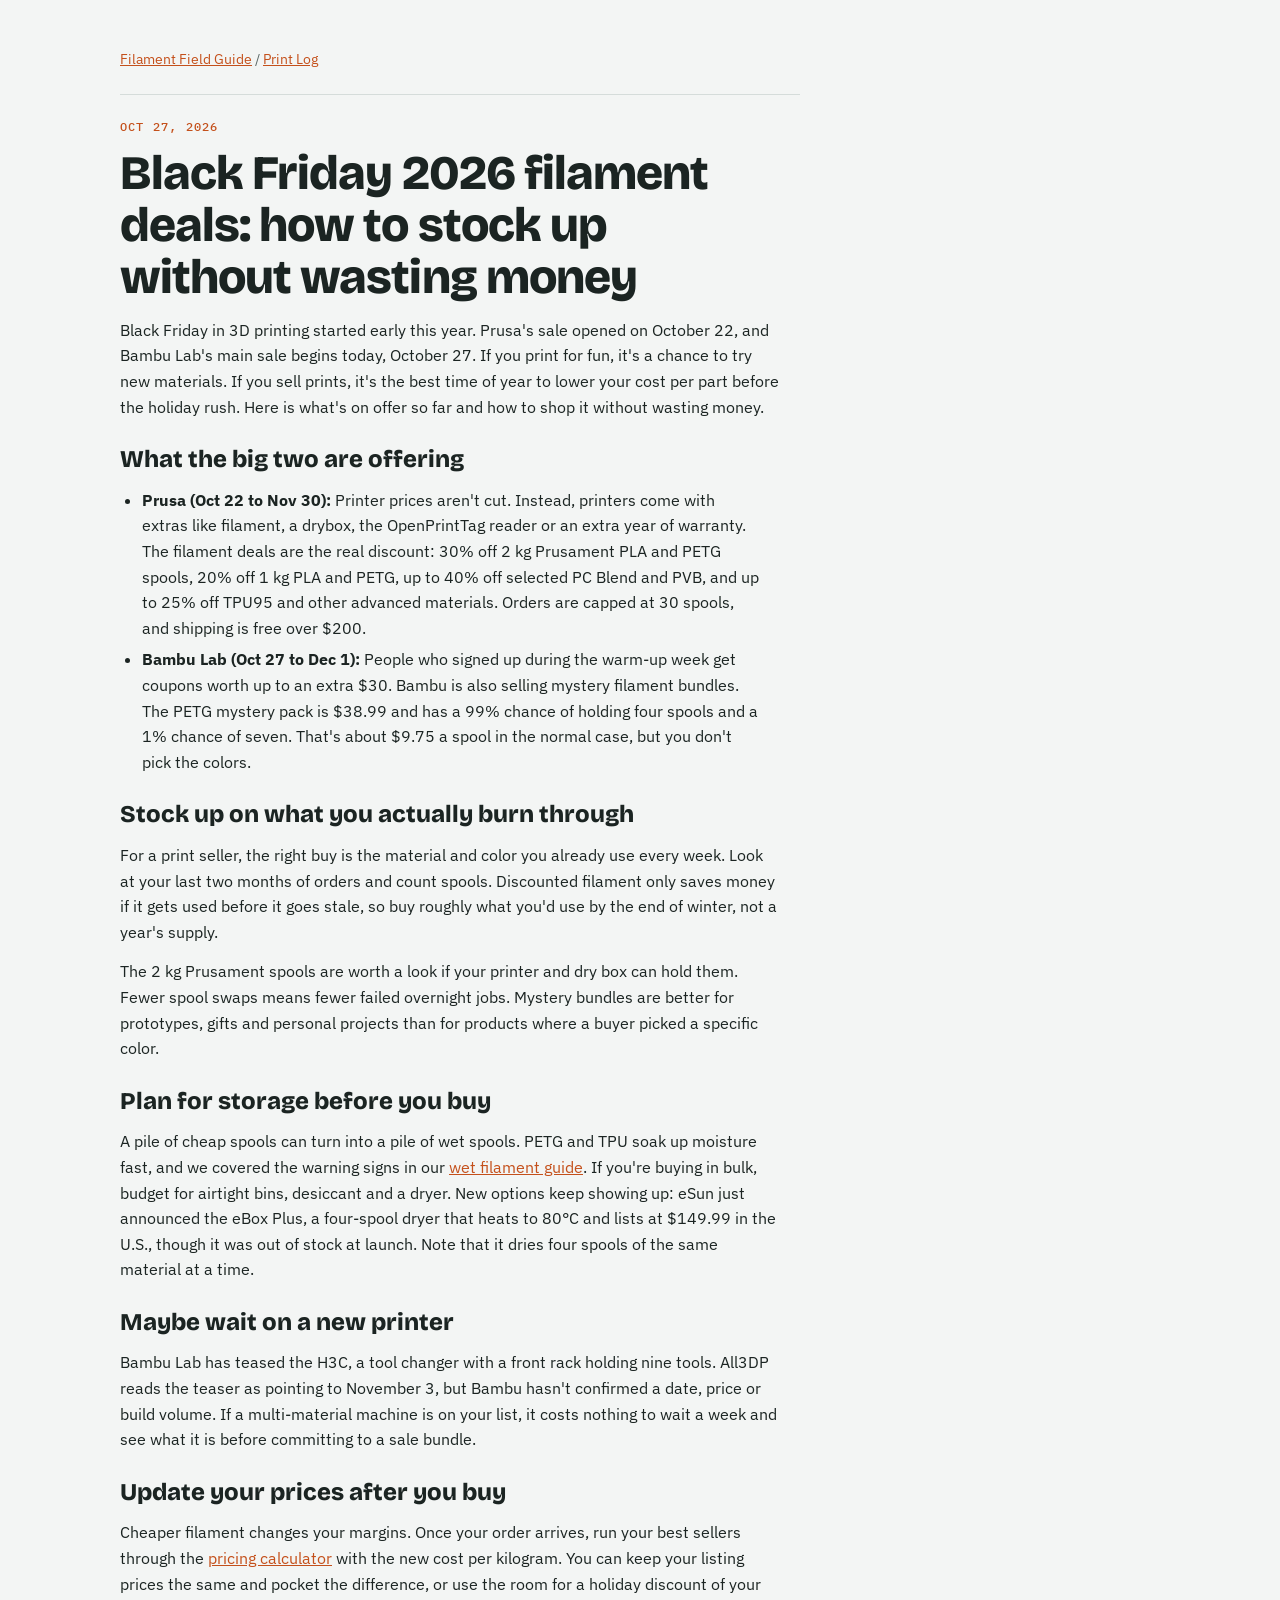
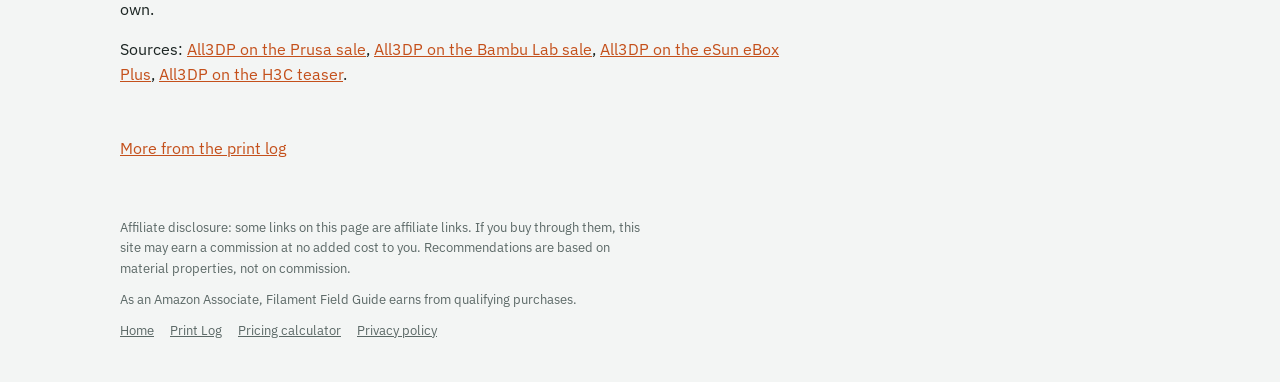
<file: blog/2026-10-27-black-friday-filament-guide-2026.html>
<!doctype html>
<html lang="en">
<head>
<meta charset="utf-8">
<meta name="viewport" content="width=device-width,initial-scale=1,viewport-fit=cover">
<title>Black Friday 2026 filament deals: how to stock up without wasting money | Filament Field Guide</title>
<meta name="description" content="Prusa and Bambu Lab sales are live; here&#x27;s what&#x27;s on offer and how print sellers can buy smart, store it dry and reprice.">
<meta property="og:title" content="Black Friday 2026 filament deals: how to stock up without wasting money | Filament Field Guide">
<meta property="og:description" content="Prusa and Bambu Lab sales are live; here&#x27;s what&#x27;s on offer and how print sellers can buy smart, store it dry and reprice.">
<meta property="og:type" content="website">
<meta property="og:image" content="https://vtg0989-sudo.github.io/filament-field-guide/og.png">
<meta name="twitter:card" content="summary_large_image">
<meta name="twitter:image" content="https://vtg0989-sudo.github.io/filament-field-guide/og.png">
<script async src="https://pagead2.googlesyndication.com/pagead/js/adsbygoogle.js?client=ca-pub-4798121032462529" crossorigin="anonymous"></script>
<link rel="stylesheet" href="https://fonts.googleapis.com/css2?family=Bricolage+Grotesque:opsz,wght@12..96,500;12..96,800&family=IBM+Plex+Sans:wght@400;600&family=IBM+Plex+Mono:wght@400;500&display=swap">
<link rel="stylesheet" href="../style.css?v=3">
</head>
<body>
<div class="wrap post-page"><nav class="crumbs"><a href="../">Filament Field Guide</a> / <a href="./">Print Log</a></nav>
<article class="post"><time datetime="2026-10-27">Oct 27, 2026</time><h1>Black Friday 2026 filament deals: how to stock up without wasting money</h1>
<p>Black Friday in 3D printing started early this year. Prusa's sale opened on October 22, and Bambu Lab's main sale begins today, October 27. If you print for fun, it's a chance to try new materials. If you sell prints, it's the best time of year to lower your cost per part before the holiday rush. Here is what's on offer so far and how to shop it without wasting money.</p>
<h2>What the big two are offering</h2>
<ul>
<li><strong>Prusa (Oct 22 to Nov 30):</strong> Printer prices aren't cut. Instead, printers come with extras like filament, a drybox, the OpenPrintTag reader or an extra year of warranty. The filament deals are the real discount: 30% off 2 kg Prusament PLA and PETG spools, 20% off 1 kg PLA and PETG, up to 40% off selected PC Blend and PVB, and up to 25% off TPU95 and other advanced materials. Orders are capped at 30 spools, and shipping is free over $200.</li>
<li><strong>Bambu Lab (Oct 27 to Dec 1):</strong> People who signed up during the warm-up week get coupons worth up to an extra $30. Bambu is also selling mystery filament bundles. The PETG mystery pack is $38.99 and has a 99% chance of holding four spools and a 1% chance of seven. That's about $9.75 a spool in the normal case, but you don't pick the colors.</li>
</ul>
<h2>Stock up on what you actually burn through</h2>
<p>For a print seller, the right buy is the material and color you already use every week. Look at your last two months of orders and count spools. Discounted filament only saves money if it gets used before it goes stale, so buy roughly what you'd use by the end of winter, not a year's supply.</p>
<p>The 2 kg Prusament spools are worth a look if your printer and dry box can hold them. Fewer spool swaps means fewer failed overnight jobs. Mystery bundles are better for prototypes, gifts and personal projects than for products where a buyer picked a specific color.</p>
<h2>Plan for storage before you buy</h2>
<p>A pile of cheap spools can turn into a pile of wet spools. PETG and TPU soak up moisture fast, and we covered the warning signs in our <a href="2026-10-26-wet-filament.html">wet filament guide</a>. If you're buying in bulk, budget for airtight bins, desiccant and a dryer. New options keep showing up: eSun just announced the eBox Plus, a four-spool dryer that heats to 80°C and lists at $149.99 in the U.S., though it was out of stock at launch. Note that it dries four spools of the same material at a time.</p>
<h2>Maybe wait on a new printer</h2>
<p>Bambu Lab has teased the H3C, a tool changer with a front rack holding nine tools. All3DP reads the teaser as pointing to November 3, but Bambu hasn't confirmed a date, price or build volume. If a multi-material machine is on your list, it costs nothing to wait a week and see what it is before committing to a sale bundle.</p>
<h2>Update your prices after you buy</h2>
<p>Cheaper filament changes your margins. Once your order arrives, run your best sellers through the <a href="../pricing-calculator/">pricing calculator</a> with the new cost per kilogram. You can keep your listing prices the same and pocket the difference, or use the room for a holiday discount of your own.</p>
<p>Sources: <a href="https://all3dp.com/4/prusa-kicks-off-black-friday-2026-sale-with-printer-bundles-and-up-to-40-off-filament/">All3DP on the Prusa sale</a>, <a href="https://all3dp.com/6/bambu-labs-black-friday-sale-warmup-starts-today/">All3DP on the Bambu Lab sale</a>, <a href="https://all3dp.com/4/esun-launches-its-first-four-spool-filament-dryer-the-ebox-plus-that-heats-to-80c/">All3DP on the eSun eBox Plus</a>, <a href="https://all3dp.com/4/bambu-labs-h3c-toolchanger-is-real-9-tools-coming-november-3/">All3DP on the H3C teaser</a>.</p>
</article>
<p class="back"><a href="./">More from the print log</a></p></div>
<footer><div class="wrap site-foot"><p>Affiliate disclosure: some links on this page are affiliate links. If you buy through them, this site may earn a commission at no added cost to you. Recommendations are based on material properties, not on commission.</p><p>As an Amazon Associate, Filament Field Guide earns from qualifying purchases.</p><nav><a href="../">Home</a><a href="../blog/">Print Log</a><a href="../pricing-calculator/">Pricing calculator</a><a href="../privacy.html">Privacy policy</a></nav></div></footer>
</body>
</html>
</file>
<file: style.css>
/* Layout: a workshop spec sheet. Narrow reading column, one wide comparison table, layer-line motif. */
:root{
  --bg:#f3f5f4; --surface:#ffffff; --fg:#1b2422; --muted:#5b6866; --line:#d5dcda;
  --accent:#0f7d6c; --accent-ink:#ffffff; --hot:#c4501b;
  --display:"Bricolage Grotesque", "Segoe UI", system-ui, sans-serif;
  --body:"IBM Plex Sans", "Segoe UI", system-ui, sans-serif;
  --mono:"IBM Plex Mono", ui-monospace, Menlo, monospace;
}
@media (prefers-color-scheme: dark){:root:not([data-theme="light"]){
  --bg:#121816; --surface:#1a2220; --fg:#e4ebe9; --muted:#97a6a3; --line:#2c3835;
  --accent:#3cc2a9; --accent-ink:#0b1412; --hot:#f08a55; color-scheme:dark}}
:root[data-theme="dark"]{
  --bg:#121816; --surface:#1a2220; --fg:#e4ebe9; --muted:#97a6a3; --line:#2c3835;
  --accent:#3cc2a9; --accent-ink:#0b1412; --hot:#f08a55; color-scheme:dark}
body{background:var(--bg);color:var(--fg);font:16px/1.6 var(--body)}
.wrap{max-width:1040px;margin:0 auto;padding-left:max(16px,env(safe-area-inset-left,0px));padding-right:max(16px,env(safe-area-inset-right,0px));padding-block:0}
header{padding-block:56px 32px;border-bottom:1px solid var(--line);
  background-image:repeating-linear-gradient(0deg,transparent 0 5px,var(--line) 5px 6px);background-size:100% 6px;background-position:bottom;background-repeat:repeat-x}
header .wrap{display:grid;gap:12px}
.eyebrow{font:500 12px/1 var(--mono);letter-spacing:.12em;text-transform:uppercase;color:var(--accent)}
h1{font:800 clamp(40px,7vw,76px)/1 var(--display);margin:0;text-wrap:balance;letter-spacing:-.02em}
.lede{max-width:62ch;color:var(--muted);font-size:18px;margin:0}
h2{font:800 30px/1.15 var(--display);margin:0 0 12px;text-wrap:balance}
h3{font:600 18px/1.3 var(--body);margin:0 0 6px}
section{padding-block:44px;border-bottom:1px solid var(--line)}
section > .wrap{display:grid;gap:18px}
p{margin:0;max-width:66ch}
.table-scroll{overflow-x:auto;background:var(--surface);border:1px solid var(--line);border-radius:6px}
table{border-collapse:collapse;width:100%;min-width:760px;font-size:14px}
th,td{text-align:left;padding:12px 14px;border-bottom:1px solid var(--line);vertical-align:top}
th{font:500 11px/1.2 var(--mono);letter-spacing:.08em;text-transform:uppercase;color:var(--muted)}
td.num{font-family:var(--mono);font-variant-numeric:tabular-nums;white-space:nowrap}
tr:last-child td{border-bottom:0}
.mat{font-weight:600}
.diff{display:inline-flex;gap:3px}
.diff i{width:10px;height:10px;border-radius:2px;background:var(--line)}
.diff i.on{background:var(--hot)}
.grid{display:grid;grid-template-columns:repeat(auto-fit,minmax(240px,1fr));gap:16px}
.cell{display:grid;gap:6px;align-content:start;min-width:0}
.cell p{color:var(--muted);font-size:15px}
.fix{display:grid;grid-template-columns:minmax(0,1fr) minmax(0,2fr);gap:8px 24px;padding-block:14px;border-top:1px solid var(--line)}
.fix:first-of-type{border-top:0}
.fix b{font-weight:600}
@media (max-width:640px){.fix{grid-template-columns:1fr}}
.partner{background:var(--surface);border:1px solid var(--line);border-left:4px solid var(--accent);padding:22px;display:grid;gap:14px;border-radius:4px}
.code{display:flex;flex-wrap:wrap;align-items:center;gap:10px}
.code output{font:500 18px var(--mono);letter-spacing:.06em;padding:8px 14px;border:1px dashed var(--accent);border-radius:4px;user-select:all}
button,.btn{font:600 14px var(--body);background:var(--accent);color:var(--accent-ink);border:0;border-radius:4px;padding:10px 16px;cursor:pointer;text-decoration:none;display:inline-block}
button:focus-visible,.btn:focus-visible,a:focus-visible{outline:2px solid var(--hot);outline-offset:2px}
a{color:var(--accent)}
footer{padding-block:32px;color:var(--muted);font-size:13px}
.jump{font:500 13px var(--mono);color:var(--accent)}
.posts{display:grid;gap:0}
.post{display:grid;gap:10px;padding-block:24px;border-top:1px solid var(--line)}
.post:first-child{border-top:0;padding-top:0}
.post time{font:500 12px var(--mono);letter-spacing:.08em;text-transform:uppercase;color:var(--hot)}
.post h3{font:800 24px/1.2 var(--display);margin:0}
.post p{color:var(--fg)}
.post ul{margin:0;padding-left:20px;max-width:62ch;display:grid;gap:4px}

.jump{font-size:14px;font-weight:600;color:var(--hot);text-decoration:none}
.post-list{display:grid;gap:0}
.post-item{display:grid;gap:6px;padding-block:18px;border-top:1px solid var(--line)}
.post-item:first-child{border-top:0;padding-top:0}
.post-item time,.post time{font-size:12px;letter-spacing:.1em;text-transform:uppercase;color:var(--hot)}
.post-item h3{margin:0;font-size:20px}
.post-item h3 a{color:var(--fg);text-decoration:none}
.post-item h3 a:hover{text-decoration:underline}
.post-item p{color:var(--muted);font-size:15px}
.empty{color:var(--muted)}
.post-page{padding-block:40px 24px;display:grid;gap:24px}
.crumbs{font-size:14px;color:var(--muted)}
.crumbs a,.back a{color:var(--hot)}
.post{display:grid;gap:14px;max-width:68ch}
.post h1{font-family:var(--display);font-size:clamp(32px,5vw,48px);line-height:1.08;margin:0;text-wrap:balance}
.post h2{font-size:24px;margin:12px 0 0}
.post p,.post li{max-width:66ch}
.post ul,.post ol{margin:0;padding-left:22px;display:grid;gap:6px}
.post a{color:var(--hot)}
.site-foot{display:grid;gap:10px}
.site-foot nav{display:flex;flex-wrap:wrap;gap:16px}
.site-foot a{color:var(--muted)}

.gear .g-tag{font:500 11px var(--mono);letter-spacing:.1em;text-transform:uppercase;color:var(--hot)}
.gear h3{margin:0}
.gear a{font-weight:600;font-size:15px;color:var(--accent)}
</file>
